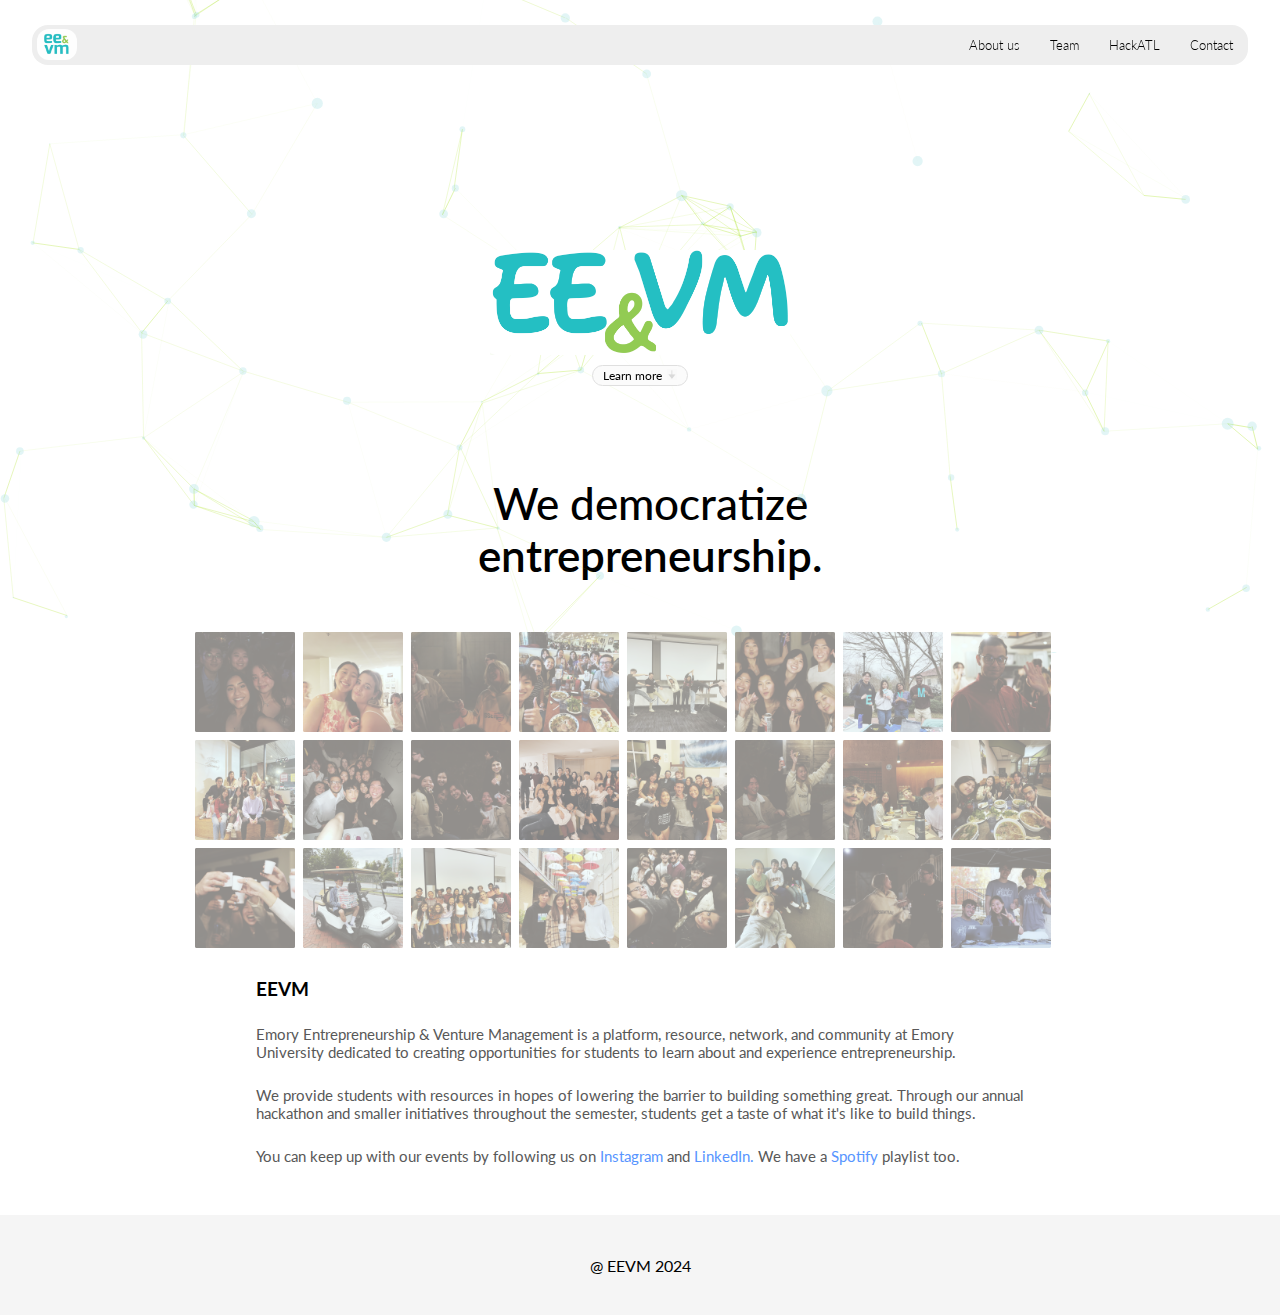
<file: index.html>
<!DOCTYPE html>
<html lang="en">

<head>


    <title>EEVM</title>

    <meta name="viewport" content="width=device-width, initial-scale=1">

    <link href="https://fonts.googleapis.com/css2?family=Lato:wght@100;300&display=swap" rel="stylesheet">

    <link href="https://fonts.googleapis.com/css2?family=Lato&display=swap" rel="stylesheet">

    <link rel="preconnect" href="https://fonts.googleapis.com">
    <link rel="preconnect" href="https://fonts.gstatic.com" crossorigin>
    <link
        href="https://fonts.googleapis.com/css2?family=Lato:ital,wght@0,100;0,300;0,400;0,700;0,900;1,100;1,300;1,400;1,700;1,900&display=swap"
        rel="stylesheet">

    <link rel="stylesheet" type="text/css" href="index.css">
    <link rel="stylesheet" type="text/css" href="style.css">

</head>


<body>

    <div id="particles-js"></div>

    <script src="particles.js"></script>

    <script src="app.js"></script>

    <div class="nav-bar">
        <ul>
            <li><a href="index.html"><img src="img/logo.png"></li></a>
            <li class="links">
                <div class="dropdown">
                    <a class="dropbtn" style="color:#000">About us
                    </a>
                    <div class="dropdown-content">
                        <a href="index.html#about">EEVM</a>
                        <a href="excellerator.html">Excellerator</a>
                        <a href="ignite.html">Ignite</a>
                    </div>
                </div>
                <a href="team.html">Team</a>
                <a target="_blank" href="https://hackatl.org">HackATL</a>
                <a href="contact.html">Contact</a>
            </li>
        </ul>
    </div>

    <div class="container-intro">

        <div class="hello-intro">
            <img width=300 src="img/eevm-logo.png">
        </div>

        <div class="learn-more">
            <span>
                <a href="#about">Learn more</a>
                <a href="#about"><img width=10 src="img/down.png"></a>
            </span>
        </div>
    </div>

    <main>
        <h2 class="sub">We democratize <span class="bold">entrepreneurship.</span></h2>
        <a id="about"></a>
        <div class="photo-collage">
            <div class="card">
                <img class="cover-image" src="img/club-photos/1.png">
            </div>
            <div class="card">
                <img class="cover-image" src="img/club-photos/2.png">
            </div>
            <div class="card">
                <img class="cover-image" src="img/club-photos/3.png">
            </div>
            <div class="card">
                <img class="cover-image" src="img/club-photos/4.png">
            </div>
            <div class="card">
                <img class="cover-image" src="img/club-photos/5.png">
            </div>
            <div class="card">
                <img class="cover-image" src="img/club-photos/6.png">
            </div>
            <div class="card">
                <img class="cover-image" src="img/club-photos/7.png">
            </div>
            <div class="card">
                <img class="cover-image" src="img/club-photos/8.png">
            </div>
            <div class="card">
                <img class="cover-image" src="img/club-photos/9.png">
            </div>
            <div class="card">
                <img class="cover-image" src="img/club-photos/10.png">
            </div>
            <div class="card">
                <img class="cover-image" src="img/club-photos/11.png">
            </div>
            <div class="card">
                <img class="cover-image" src="img/club-photos/12.png">
            </div>
            <div class="card">
                <img class="cover-image" src="img/club-photos/13.png">
            </div>
            <div class="card">
                <img class="cover-image" src="img/club-photos/14.png">
            </div>
            <div class="card">
                <img class="cover-image" src="img/club-photos/15.png">
            </div>
            <div class="card">
                <img class="cover-image" src="img/club-photos/16.png">
            </div>
            <div class="card">
                <img class="cover-image" src="img/club-photos/17.png">
            </div>
            <div class="card">
                <img class="cover-image" src="img/club-photos/18.png">
            </div>
            <div class="card">
                <img class="cover-image" src="img/club-photos/19.png">
            </div>
            <div class="card">
                <img class="cover-image" src="img/club-photos/20.png">
            </div>
            <div class="card">
                <img class="cover-image" src="img/club-photos/21.png">
            </div>
            <div class="card">
                <img class="cover-image" src="img/club-photos/22.png">
            </div>
            <div class="card">
                <img class="cover-image" src="img/club-photos/23.png">
            </div>
            <div class="card">
                <img class="cover-image" src="img/club-photos/24.png">
            </div>

        </div>
    </main>

    <div class="paras">
        <h3>EEVM</h3>
        <p>Emory Entrepreneurship & Venture Management is a platform, resource, network, and community at
            Emory University dedicated to creating opportunities for students to learn about and experience
            entrepreneurship. </p>

        <p>We provide students with resources in hopes of lowering the barrier to building something
            great. Through our annual hackathon and smaller initiatives throughout the semester, students get a taste of
            what it's like to build things.
        </p>
        <p>You can keep up with our events by following us on <a target="_blank"
                href="https://www.instagram.com/emoryevm/">Instagram</a> and <a target="_blank"
                href="https://www.linkedin.com/company/emory-entrepreneurship-&-venture-management/">LinkedIn.</a> We
            have a <a target="_blank"
                href="https://open.spotify.com/playlist/0oEFTVsSdg4bp3ZCbP3iJW?si=71ead1272cb14deb&nd=1&dlsi=7f08369081bf4dfa">Spotify</a>
            playlist too.</p>

    </div>
    <footer>
        <div class="le">
            @ EEVM 2024
        </div>
    </footer>


    <script src="https://ajax.googleapis.com/ajax/libs/jquery/3.3.1/jquery.min.js"></script>
    <script>
        $(document).ready(function () {
            $("a").on('click', function (event) {

                if (this.hash !== "") {
                    event.preventDefault();

                    var hash = this.hash;


                    $('html, body').animate({
                        scrollTop: $(hash).offset().top
                    }, 450, function () {


                        window.location.hash = hash;
                    });
                }
            });
        });
        document.querySelectorAll('.card').forEach(card => {
            card.addEventListener('mouseover', () => {
                card.classList.add('revealed'); // This class removes the white overlay permanently
            });
        });

    </script>

</body>

</html>
</file>
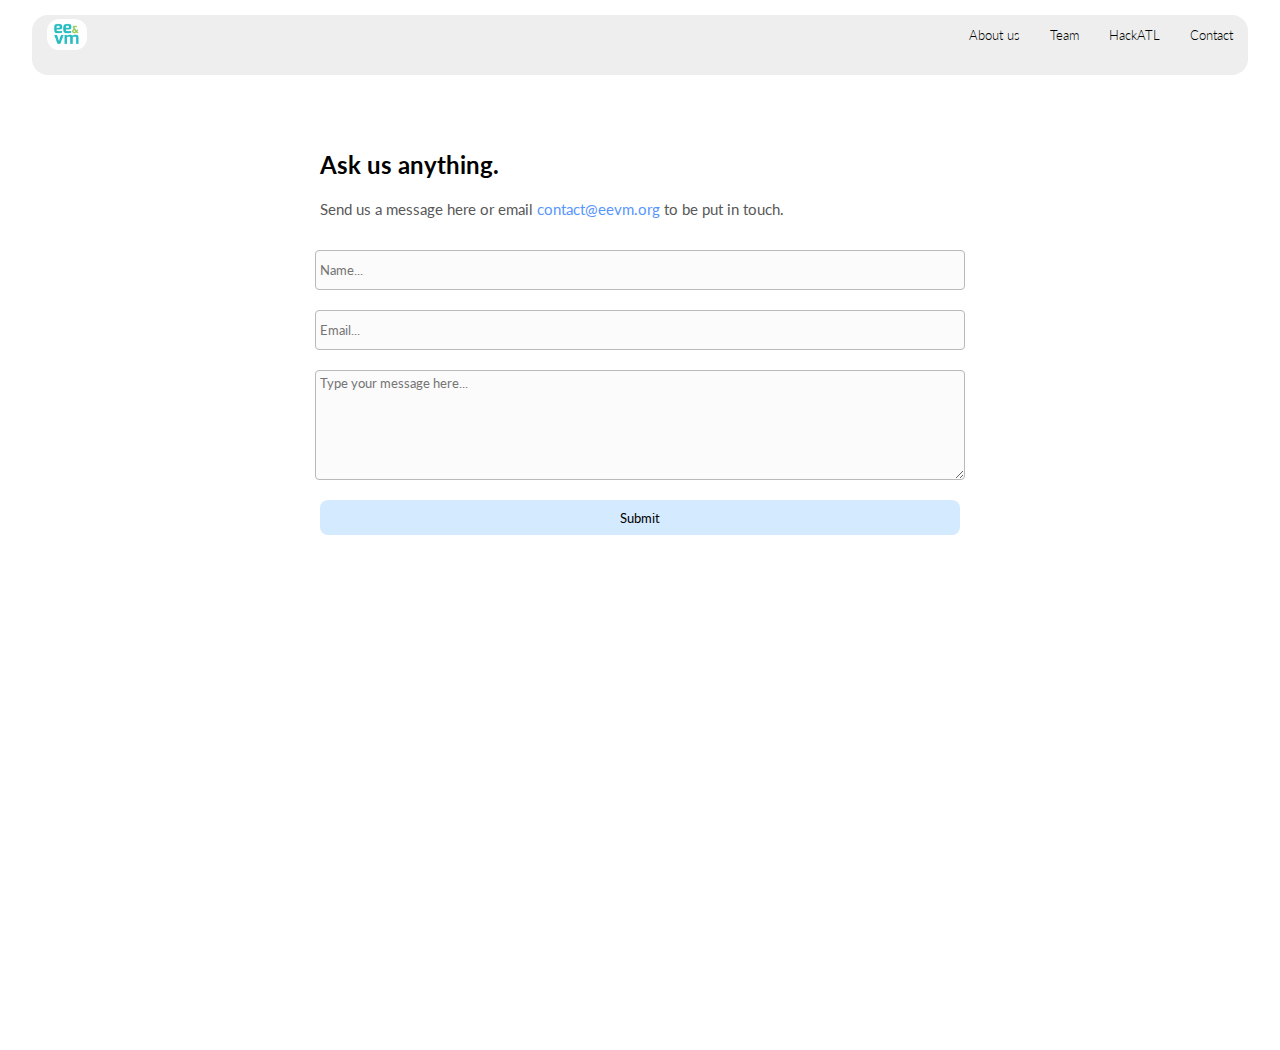
<file: contact.html>
<!DOCTYPE html>
<html lang="en">

<head>


    <title>EEVM</title>

    <meta name="viewport" content="width=device-width, initial-scale=1">

    <link href="https://fonts.googleapis.com/css2?family=Lato:wght@100;300&display=swap" rel="stylesheet">

    <link href="https://fonts.googleapis.com/css2?family=Lato&display=swap" rel="stylesheet">

    <link rel="preconnect" href="https://fonts.googleapis.com">
    <link rel="preconnect" href="https://fonts.gstatic.com" crossorigin>
    <link
        href="https://fonts.googleapis.com/css2?family=Lato:ital,wght@0,100;0,300;0,400;0,700;0,900;1,100;1,300;1,400;1,700;1,900&display=swap"
        rel="stylesheet">

    <link rel="stylesheet" type="text/css" href="contact.css">
    <link rel="stylesheet" type="text/css" href="style.css">

</head>


<body>

    <div class="nav-bar">
        <ul>
            <li><a href="index.html"><img width="50" src="img/logo.png"></li></a>
            <li class="links">
                <a href="index.html#about">About us</a> 
                <a href="team.html">Team</a>
                <a target="_blank" href="https://hackatl.org">HackATL</a>
                <a href="contact.html">Contact</a>
            </li>
        </ul>
    </div>
    
    <form action="https://formspree.io/f/xleqwdjr" method="POST">
        <h2>Ask us anything.</h2>
        <p>Send us a message here or email <a href="mailto:contact@eevm.org">contact@eevm.org</a> to be put in touch.</p>
        <input name="name" placeholder="Name..."></input>
        <input name="email" placeholder="Email..."></input>
        <textarea name="message" placeholder="Type your message here..."></textarea>
        <button type="submit">Submit</button>
    </form>


</body>

</html>
</file>
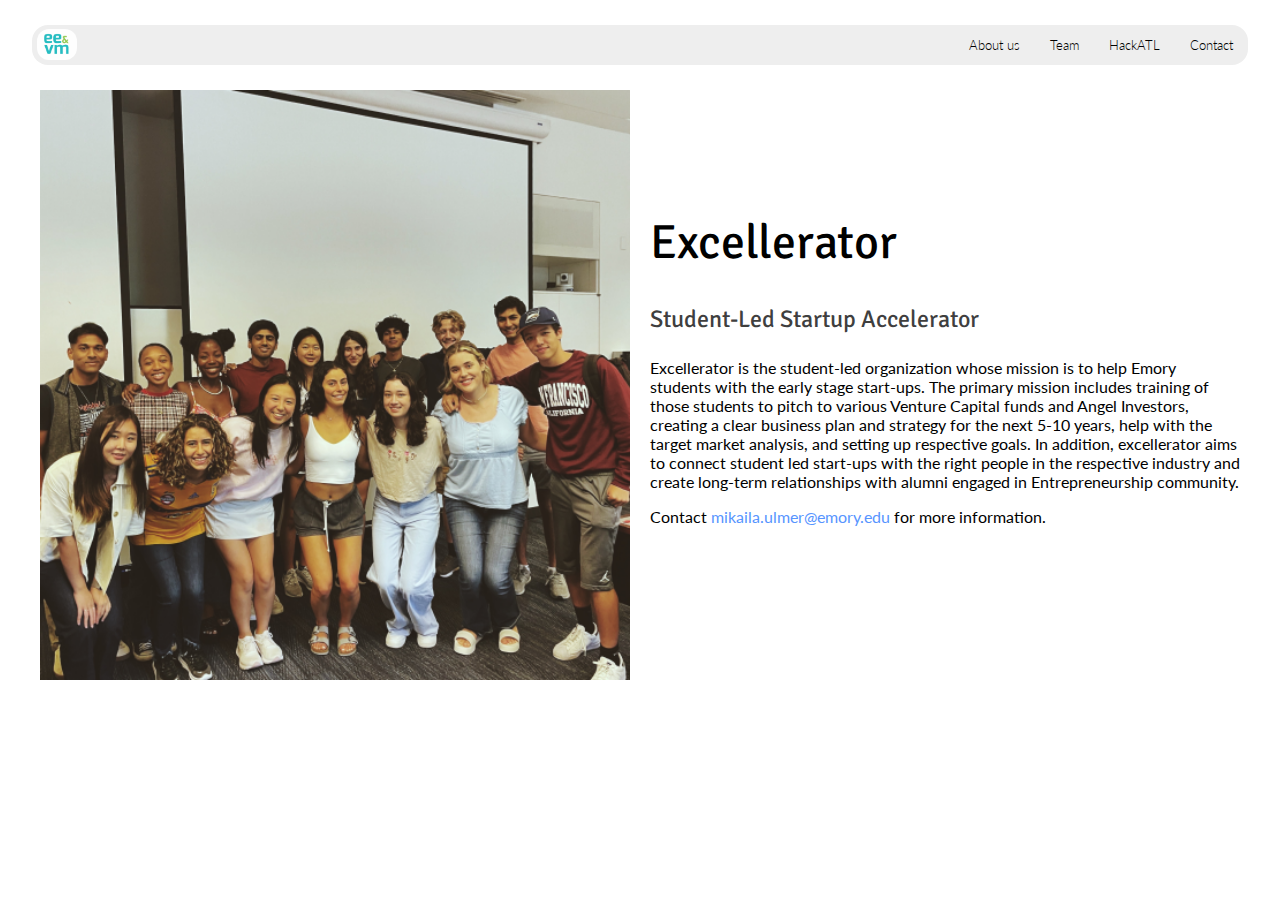
<file: excellerator.html>
<!DOCTYPE html>
<html lang="en">

<head>


    <title>EEVM</title>

    <meta name="viewport" content="width=device-width, initial-scale=1">

    <link href="https://fonts.googleapis.com/css2?family=Lato:wght@100;300&display=swap" rel="stylesheet">

    <link href="https://fonts.googleapis.com/css2?family=Lato&display=swap" rel="stylesheet">

    <link rel="preconnect" href="https://fonts.googleapis.com">
    <link rel="preconnect" href="https://fonts.gstatic.com" crossorigin>
    <link
        href="https://fonts.googleapis.com/css2?family=Lato:ital,wght@0,100;0,300;0,400;0,700;0,900;1,100;1,300;1,400;1,700;1,900&display=swap"
        rel="stylesheet">

    <link rel="stylesheet" type="text/css" href="excellerator.css">
    <link rel="stylesheet" type="text/css" href="style.css">
    <link rel="preconnect" href="https://fonts.googleapis.com">
    <link rel="preconnect" href="https://fonts.gstatic.com" crossorigin>
    <link href="https://fonts.googleapis.com/css2?family=Signika:wght@300..700&display=swap" rel="stylesheet">
</head>


<body>

    <div class="nav-bar">
        <ul>
            <li><a href="index.html"><img src="img/logo.png"></li></a>
            <li class="links">
                <div class="dropdown">
                    <a class="dropbtn" style="color:#000">About us
                    </a>
                    <div class="dropdown-content">
                        <a href="index.html#about">EEVM</a>
                        <a href="excellerator.html">Excellerator</a>
                        <a href="ignite.html">Ignite</a>
                    </div>
                </div>
                <a href="team.html">Team</a>
                <a target="_blank" href="https://hackatl.org">HackATL</a>
                <a href="contact.html">Contact</a>
            </li>
        </ul>
    </div>

    <main>
        <section class="hero">
            <div class="hero-image">
                <!-- Placeholder for the image on the left -->
                <img src="img/club-photos/19.png" alt="Placeholder Image">
            </div>
            <div class="hero-text">
                <!-- Text content on the right -->
                <h1>Excellerator</h1>
                <h3>Student-Led Startup Accelerator</h3>
                <p>Excellerator is the student-led organization whose mission is to help Emory students with the early
                    stage
                    start-ups. The primary mission includes training of those students to pitch to various Venture
                    Capital funds
                    and Angel Investors, creating a clear business plan and strategy for the next 5-10 years, help with
                    the
                    target market analysis, and setting up respective goals. In addition, excellerator aims to connect
                    student
                    led start-ups with the right people in the respective industry and create long-term relationships
                    with
                    alumni engaged in Entrepreneurship community.</p>
                    <p>Contact <a href="mailto:mikaila.ulmer@emory.edu">mikaila.ulmer@emory.edu</a> for more information.</p>
            </div>
        </section>
    </main>

</body>

</html>
</file>
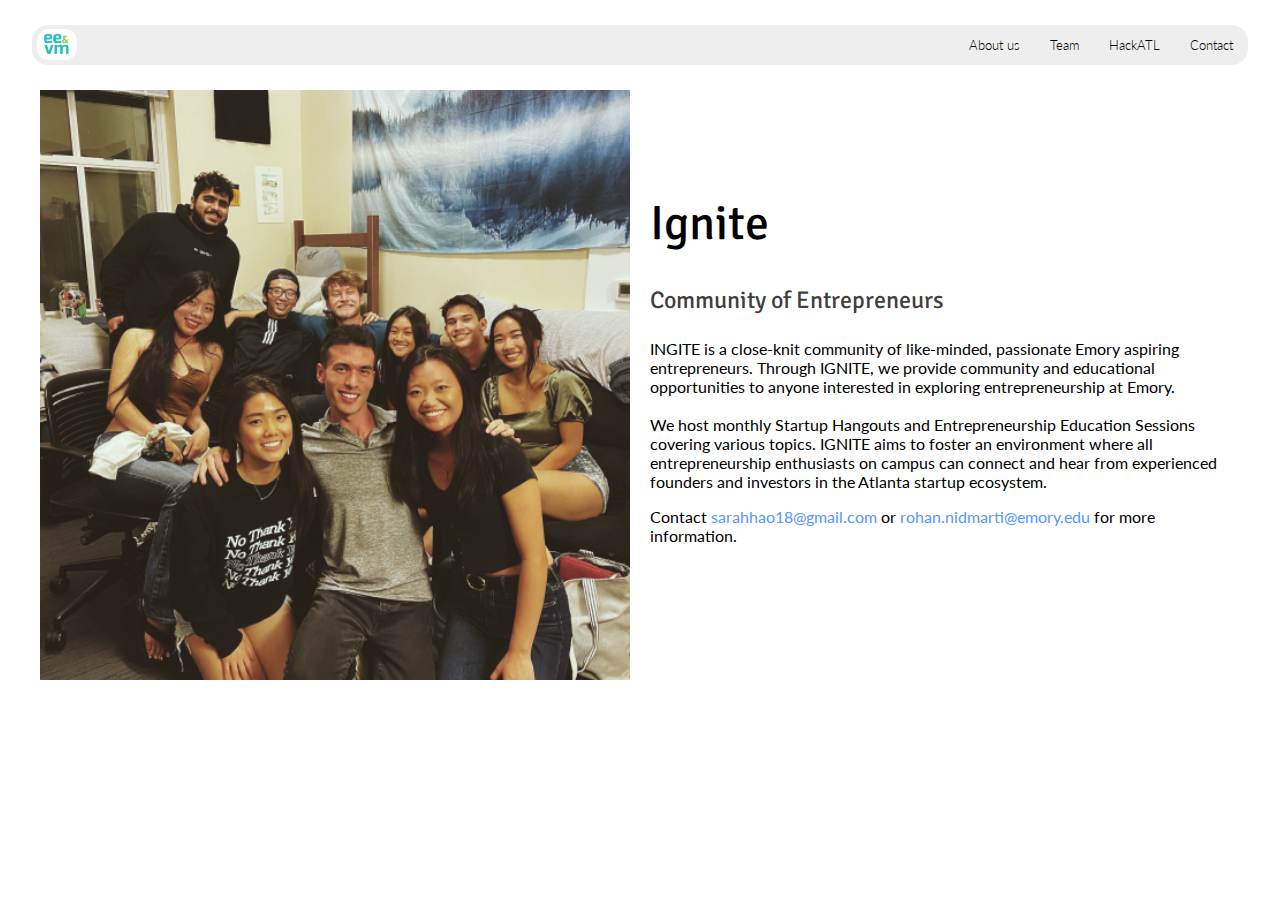
<file: ignite.html>
<!DOCTYPE html>
<html lang="en">

<head>


    <title>EEVM</title>

    <meta name="viewport" content="width=device-width, initial-scale=1">

    <link href="https://fonts.googleapis.com/css2?family=Lato:wght@100;300&display=swap" rel="stylesheet">

    <link href="https://fonts.googleapis.com/css2?family=Lato&display=swap" rel="stylesheet">

    <link rel="preconnect" href="https://fonts.googleapis.com">
    <link rel="preconnect" href="https://fonts.gstatic.com" crossorigin>
    <link
        href="https://fonts.googleapis.com/css2?family=Lato:ital,wght@0,100;0,300;0,400;0,700;0,900;1,100;1,300;1,400;1,700;1,900&display=swap"
        rel="stylesheet">

    <link rel="stylesheet" type="text/css" href="excellerator.css">
    <link rel="stylesheet" type="text/css" href="style.css">
    <link rel="preconnect" href="https://fonts.googleapis.com">
    <link rel="preconnect" href="https://fonts.gstatic.com" crossorigin>
    <link href="https://fonts.googleapis.com/css2?family=Signika:wght@300..700&display=swap" rel="stylesheet">
</head>


<body>

    <div class="nav-bar">
        <ul>
            <li><a href="index.html"><img src="img/logo.png"></li></a>
            <li class="links">
                <div class="dropdown">
                    <a class="dropbtn" style="color:#000">About us
                    </a>
                    <div class="dropdown-content">
                        <a href="index.html#about">EEVM</a>
                        <a href="excellerator.html">Excellerator</a>
                        <a href="ignite.html">Ignite</a>
                    </div>
                </div>
                <a href="team.html">Team</a>
                <a target="_blank" href="https://hackatl.org">HackATL</a>
                <a href="contact.html">Contact</a>
            </li>
        </ul>
    </div>

    <main>
        <section class="hero">
            <div class="hero-image">
                <!-- Placeholder for the image on the left -->
                <img src="img/club-photos/13.png" alt="Placeholder Image">
            </div>
            <div class="hero-text">
                <!-- Text content on the right -->
                <h1>Ignite</h1>
                <h3>Community of Entrepreneurs</h3>
                <p>INGITE is a close-knit community of like-minded, passionate Emory aspiring entrepreneurs. Through
                    IGNITE, we
                    provide community and educational opportunities to anyone interested in exploring entrepreneurship
                    at
                    Emory.<br><br>
                    We host monthly Startup Hangouts and Entrepreneurship Education Sessions covering various topics.
                    IGNITE
                    aims to foster an environment where all entrepreneurship enthusiasts on campus can connect and hear
                    from
                    experienced founders and investors in the Atlanta startup ecosystem.</p>
                <p>Contact <a href="mailto:sarahhao18@gmail.com">sarahhao18@gmail.com</a> or <a
                        href="mailto:rohan.nidmarti@emory.edu">rohan.nidmarti@emory.edu</a> for more information.</p>
            </div>
        </section>
    </main>

</body>

</html>
</file>
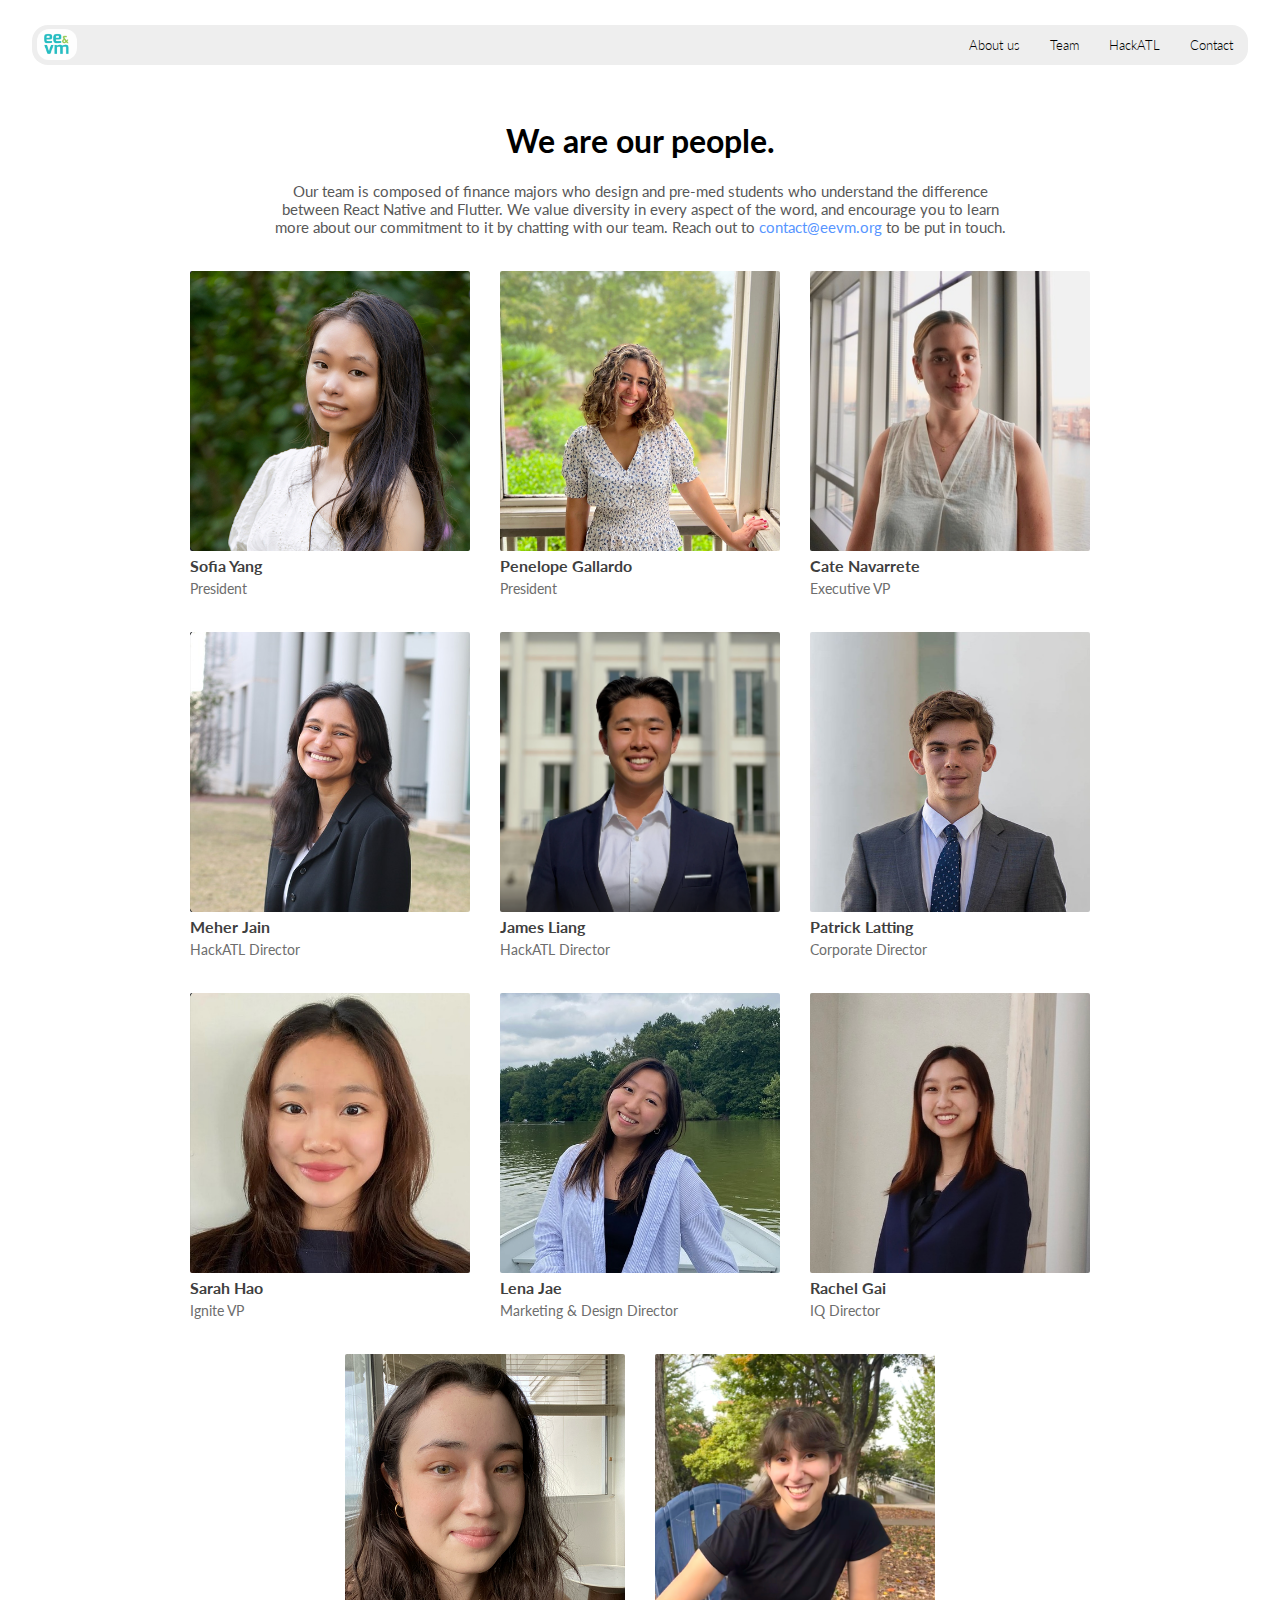
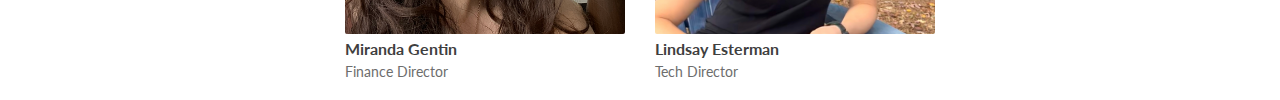
<file: team.html>
<!DOCTYPE html>
<html lang="en">

<head>


    <title>EEVM</title>

    <meta name="viewport" content="width=device-width, initial-scale=1">

    <link href="https://fonts.googleapis.com/css2?family=Lato:wght@100;300&display=swap" rel="stylesheet">

    <link href="https://fonts.googleapis.com/css2?family=Lato&display=swap" rel="stylesheet">

    <link rel="preconnect" href="https://fonts.googleapis.com">
    <link rel="preconnect" href="https://fonts.gstatic.com" crossorigin>
    <link
        href="https://fonts.googleapis.com/css2?family=Lato:ital,wght@0,100;0,300;0,400;0,700;0,900;1,100;1,300;1,400;1,700;1,900&display=swap"
        rel="stylesheet">

    <link rel="stylesheet" type="text/css" href="team.css">
    <link rel="stylesheet" type="text/css" href="style.css">

</head>


<body>

    <div class="nav-bar">
        <ul>
            <li><a href="index.html"><img width="50" src="img/logo.png"></li></a>
            <li class="links">
                <a href="index.html#about">About us</a>
                <a href="team.html">Team</a>
                <a target="_blank" href="https://hackatl.org">HackATL</a>
                <a href="contact.html">Contact</a>
            </li>
        </ul>
    </div>


    <div class="team-container">
        <h1>We are our people.</h1>
        <p class="center team"> Our team is composed of finance majors who design and pre-med students who
            understand the difference between React Native and Flutter. We value diversity in every aspect of the word,
            and encourage you to learn more about our commitment to it by chatting with our team. Reach out to <a
                href="mailto:contact@eevm.org">contact@eevm.org</a> to be put in touch.
        </p>
        <div class="team-members">
            <div class="member">
                <div class="card">
                    <div class="card-front">
                        <img src="img/sofia.png">
                    </div>
                    <div class="card-back">
                        <p>Hello, this is my introduction!
                        </p>
                    </div>
                </div>
                <h2>Sofia Yang</h2>
                <p>President</p>
            </div>
            <div class="member">
                <div class="card">
                    <div class="card-front">
                        <img src="img/penelope.png">
                    </div>
                    <div class="card-back">
                        <p>Hello, this is my introduction!</p>
                    </div>
                </div>
                <h2>Penelope Gallardo</h2>
                <p>President</p>
            </div>
            <div class="member">
                <div class="card">
                    <div class="card-front">
                        <img src="img/cate.png">
                    </div>
                    <div class="card-back">
                        <p>Hello, this is my introduction!</p>
                    </div>
                </div>
                <h2>Cate Navarrete</h2>
                <p>Executive VP</p>
            </div>
            <div class="member">
                <div class="card">
                    <div class="card-front">
                        <img src="img/meher.png">
                    </div>
                    <div class="card-back">
                        <p>Hello, this is my introduction!</p>
                    </div>
                </div>
                <h2>Meher Jain</h2>
                <p>HackATL Director</p>
            </div>
            <div class="member">
                <div class="card">
                    <div class="card-front">
                        <img src="img/james.png">
                    </div>
                    <div class="card-back">
                        <p>Hello, this is my introduction!</p>
                    </div>
                </div>
                <h2>James Liang</h2>
                <p>HackATL Director</p>
            </div>
            <div class="member">
                <div class="card">
                    <div class="card-front">
                        <img src="img/patrick.png">
                    </div>
                    <div class="card-back">
                        <p>Hello, this is my introduction!</p>
                    </div>
                </div>
                <h2>Patrick Latting</h2>
                <p>Corporate Director</p>
            </div>
            <div class="member">
                <div class="card">
                    <div class="card-front">
                        <img src="img/sarah.png">
                    </div>
                    <div class="card-back">
                        <p>Hello! I’m Sarah, a freshman at Emory, and Vice President of EEVM’s IGNITE. <br><br> INGITE
                            is a
                            close-knit community of like-minded, passionate Emory aspiring entrepreneurs. Through
                            IGNITE, we provide community and educational opportunities to anyone interested in exploring
                            entrepreneurship at Emory. We host monthly Startup Hangouts and Entrepreneurship Education
                            Sessions, aiming to foster an environment where all entrepreneurship enthusiasts on campus
                            can connect and hear from experienced founders and investors in the Atlanta startup
                            ecosystem.
                        </p>
                    </div>
                </div>
                <h2>Sarah Hao</h2>
                <p>Ignite VP</p>
            </div>
            <div class="member">
                <div class="card">
                    <div class="card-front">
                        <img src="img/lena.png">
                    </div>
                    <div class="card-back">
                        <p>Hi There! I’m Lena, the Marketing & Design Director for EEVM. <br><br>EEVM has a unique
                            mission in
                            that we unite diverse individuals passionate about entrepreneurship and provide them with
                            the resources to succeed. <br><br>From brainstorming to execution, Marketing & Design is in
                            charge
                            of spreading the word of our events and providing content to share to the broader
                            entrepreneur & student community across many platforms. Through our initiatives, we hope to
                            inspire visionaries and dreamers to pursue entrepreneurship.
                        </p>
                    </div>
                </div>
                <h2>Lena Jae</h2>
                <p>Marketing & Design Director</p>
            </div>
            <div class="member">
                <div class="card">
                    <div class="card-front">
                        <img src="img/rachel.png">
                    </div>
                    <div class="card-back">
                        <p>Hello, this is my introduction!</p>
                    </div>
                </div>
                <h2>Rachel Gai</h2>
                <p>IQ Director</p>
            </div>
            <div class="member">
                <div class="card">
                    <div class="card-front">
                        <img src="img/miranda.png">
                    </div>
                    <div class="card-back">
                        <p>Hello, this is my introduction!</p>
                    </div>
                </div>
                <h2>Miranda Gentin</h2>
                <p>Finance Director</p>
            </div>
            <div class="member">
                <div class="card">
                    <div class="card-front">
                        <img src="img/lindsay.png">
                    </div>
                    <div class="card-back">
                        <p>Hey all, I’m Lindsay and I lead the Technology team here at EEVM. <br><br>
                            I've previously worked on product and
                            engineering @ Neo, Tara AI (YC W15), and Shimmer (YC S21). Also doing some investing with
                            Dorm
                            Room Fund. <br><br> Tech focuses on building cool stuff. For EEVM and Emory students. We're
                            looking to recruit a
                            couple folks so if you're a builder, come join us. We bet on slope over intercept but are
                            admittedly bias towards people with prior experience. Chat with us to learn more!<br><br>
                    </div>
                </div>
                <h2>Lindsay Esterman</h2>
                <p>Tech Director</p>
            </div>
            <!-- Add more member divs here following the same structure -->
        </div>
    </div>
    <!-- <div class="two-col">
            <div class="column">
                <img src="img/sofia.png">
            </div>
            <div class="column">
                <h2>Sofia Yang</h2>
                <p>Lorem ipsum dolor, sit amet consectetur adipisicing elit. Consectetur laborum ea, perspiciatis hic
                    atque corrupti, ipsum commodi dignissimos temporibus unde minus. Ducimus est harum iure debitis.
                    Facilis dolores iure odit?</p>
            </div>
        </div>
        <div class="two-col">
            <div class="column">
                <img src="img/sofia.png">
            </div>
            <div class="column">
                <h2>Sofia Yang</h2>
                <p>Lorem ipsum dolor, sit amet consectetur adipisicing elit. Consectetur laborum ea, perspiciatis hic
                    atque corrupti, ipsum commodi dignissimos temporibus unde minus. Ducimus est harum iure debitis.
                    Facilis dolores iure odit?</p>
            </div>
        </div>

        </div>
        <script src="app.js"></script>
    </body>

    </html> -->

</body>

</html>
</file>
<file: index.css>
.container-intro {
  position: absolute;
  top: 35%;
  left: 50%;
  text-align: center;
  transform: translate(-50%, -50%);
  height: 130px;
  width: 300px;
}

.hello-intro img {
  display: block;
  margin: 0 auto;
}

.learn-more {
  width: 80px;
  background-color: #fbfbfb;
  border: 1px solid #dfdfdf;
  padding: 2px 7px;
  border-radius: 20px;
  margin: 10px auto;
  font-size: 12px;
}

.learn-more a:hover {
  cursor: pointer;
}

span {
  display: flex;
  justify-content: space-around;
}

#particles-js {
  height: 45%;
  background: #fff;
  display: flex;
  justify-content: center;
  align-items: center;
}

.particles-js-canvas-el {
  position: absolute;
}

.learn-more a {
  color: #000;
  text-decoration: none;
}

.bold {
  font-weight: 600;
}

.sub {
  font-size: 44px;
  padding-top: 35px;
  padding-bottom: 15px;
  padding-left: 20px;
  font-weight: 500;
  text-align: center;
}

.paras {
  padding-top: 10px;
  padding-bottom: 50px;
}

.paras p {
  padding-top: 25px;
}

footer {
  background-color: whitesmoke;
  height: 100px;
  position: relative;
}

.le {
  margin: 0;
  position: absolute;
  top: 50%;
  left: 50%;
  -ms-transform: translate(-50%, -50%);
  transform: translate(-50%, -50%);
}

p,
.paras h3 {
  width: 60%;
  display: block;
  margin: 0 auto;
}

.paras h3 {
  padding-top: 20px;
}

.photo-collage {
  display: grid;
  grid-template-columns: repeat(auto-fill, 100px);
  gap: 8px;
  margin: 0 auto;
  width: 890px;
}

.card {
  position: relative;
  display: inline-block; 
}

.card::before {
  content: "";
  position: absolute;
  top: 0;
  left: 0;
  width: 100%;
  height: 100%;
  background: rgba(255, 255, 255, 0.5); /* White color overlay */
  transition: background 0.3s ease; /* Smooth transition */
  border-radius: 2px; /* Match your image's border-radius if it has any */
}

.card:hover::before {
  background: none;
}

.cover-image {
  display: block; /* Ensures the image fills the container */
  width: 100%; /* Adjust as necessary */
  height: auto;
  border-radius: 2px; /* Adds rounded corners to your images, adjust as necessary */
}

.card.revealed::before {
  background: none;
}

p {
  color: rgb(88, 88, 88);
  font-size: 15px;
}

@media screen and (max-width: 1250px) {
  .photo-collage {
    width: 60%;
    /* padding-left: 20px; */
  }
}

@media screen and (max-width: 700px) {
  .photo-collage {
    width: 80%;
  }
  .sub {
    font-size: 30px;
  }
  p, .paras h3 {
    width: 93%;
  }
}

@media screen and (max-width: 450px) {
  .photo-collage {
    display: none;
  }
}
</file>
<file: style.css>
body {
  margin: 0;
  padding: 0;
  height: 100vh;
  font-family: "Lato", sans-serif;
}

.nav-bar {
  width: 95%; /* Keep your desired width */
  height: 40px; /* Keep your desired height */
  position: absolute; /* Keep it absolute to position it over other elements */
  top: 5%; /* Center vertically */
  left: 50%; /* Center horizontally */
  transform: translate(
    -50%,
    -50%
  ); /* Offset by half of the element's width and height */
  display: flex; /* Keep using flex */
  justify-content: center; /* Align children (ul) in the center horizontally */
  align-items: center; /* Align children (ul) in the center vertically */
  background-color: #eeeeee; /* Keep your background color */
  border-radius: 16px; /* Keep your border radius */
}

.nav-bar > ul {
  width: 100%;
  list-style: none;
  display: flex;
  padding: 0px;
  align-items: center;
}

.nav-bar > ul > li:first-child {
  flex-grow: 1;
  margin-top: 2px;
  margin-left: 5px;
}

.nav-bar img {
  width: 40px;
  border-radius: 12px;
}

.nav-bar > ul > li.links > a,
.nav-bar > ul > li.links > .dropdown{
  text-decoration: none;
  font-size: 13px;
  font-family: "Lato", sans-serif;
  font-weight: 300;
  color: black;
  text-align: center;
  margin: 10px 15px;
}

.nav-bar > ul > li:last-child {
  display: flex;
  justify-content: flex-end;
}

a {
  text-decoration: none;
  color: rgb(87, 149, 255);
}



/* Dropdown content (hidden by default) */
.dropdown-content {
  display: none;
  position: absolute;
  background-color: #f9f9f9;
  min-width: 160px;
  box-shadow: 0px 8px 16px 0px rgba(0,0,0,0.2);
  z-index: 1;
  border-radius: 8px;
}

/* Links inside the dropdown */
.dropdown-content a {
  float: none;
  color: black;
  padding: 12px 16px;
  text-decoration: none;
  display: block;
  text-align: left;
}

/* Add a grey background color to dropdown links on hover */
.dropdown-content a:hover {
  background-color: #ddd;
}

/* Show the dropdown menu on hover */
.dropdown:hover .dropdown-content {
  display: block;
}
</file>
<file: contact.css>
.nav-bar {
  width: 99%;
  background-color: transparent;
  position: absolute;
  bottom: 20px;
  top: 5px;
  height: 50px;
  display: flex;
  justify-content: flex-end;
  padding-bottom: 20px;
}

.nav-bar > ul > li > a {
  text-decoration: none;
  font-size: 15px;
  font-family: "Lato", sans-serif;
  font-weight: 300;
  color: black;
  text-align: center;
  margin: 10px;
}

ul {
  list-style: none;
  display: flex;
  flex-direction: row;
  padding-left: 0;
  justify-content: center;
}

form {
  margin-top: 150px;
}

input,
textarea,
button,
h2,
p {
  display: block;
  margin: 20px auto;
  height: 30px;
  width: 50%;
  font-family: "Lato", sans-serif;
}

textarea,
input {
  border: 1px solid rgb(185, 185, 185);
  padding: 4px;
  border-radius: 4px;
  background-color: rgb(251, 251, 251);
}

textarea {
  height: 100px;
  resize: vertical;
}

button {
  border-radius: 8px;
  background-color: rgba(163, 209, 252, 0.467);
  border: none;
  padding: 10px;
  height: 35px;
}

button:hover {
  cursor: pointer;
}

form p {
  color: rgb(88, 88, 88);
  font-size: 15px;
}
</file>
<file: excellerator.css>
/* Hero Section Styles */
.hero {
  display: flex;
  align-items: center;
  justify-content: center;
  padding: 40px;
}

.hero-image {
  flex: 1;
}

.hero-image img {
  width: 100%; /* This will make sure the image fits within the div */
  max-width: 600px; /* You can adjust this to your preference */
  height: auto;
  margin-top: 50px;
}

.hero-text {
  flex: 1;
  padding-left: 20px;
}

.hero-text h1 {
  font-family: "Signika", sans-serif;
  font-size: 3em;
  font-weight: 400;
}

.hero-text h3{
    font-family: "Signika", sans-serif;
    font-size: 1.5em;
    font-weight: 400;
    color: rgb(63, 63, 63);
}

@media (max-width: 768px) {
  /* For smaller screens, stack the image and text */
  .hero {
    flex-direction: column;
  }

  .hero-image,
  .hero-text {
    flex: none;
    width: 100%;
  }
}
</file>
<file: team.css>
.team {
  width: 60%;
  margin: 0 auto;
}

.team-container {
  text-align: center;
  margin: 20px;
  padding-top: 80px;
}

.team-members {
  padding-top: 20px;
  display: flex;
  flex-wrap: wrap;
  justify-content: center;
  width: 80%;
  margin: auto;
}

.member {
  margin: 15px;
}

.member img {
  width: 280px;
  height: 280px;
  margin-bottom: 10px;
  border-radius: 2px;
}

.member h2,
.member p {
  margin: 5px 0;
  text-align: left;
}

.member h2 {
  color: rgb(63, 63, 63);
  font-size: 16px;
}

.member p {
  color: rgb(109, 109, 109);
  font-size: 14px;
}

p.team {
  color: rgb(88, 88, 88);
  font-size: 15px;
}

.card { /* Same size as the img */
  position: relative;
  width: 280px;
  height: 280px;
}

.card-front, .card-back {
  position: absolute;
  width: 100%;
  height: 100%;
  backface-visibility: hidden;
  transition: transform 0.5s;
}

.card-back {
  transform: rotateY(180deg);
  overflow-y: auto;
  padding: 0px 5px;
  color: rgb(67, 67, 67);
  border: 1px solid rgb(192, 192, 192);
  border-radius: 4px;
}

/* .card:hover .card-front {
  transform: rotateY(-180deg);
}

.card:hover .card-back {
  transform: rotateY(0deg);
} */

.card-back{
  display: none;
}
</file>
